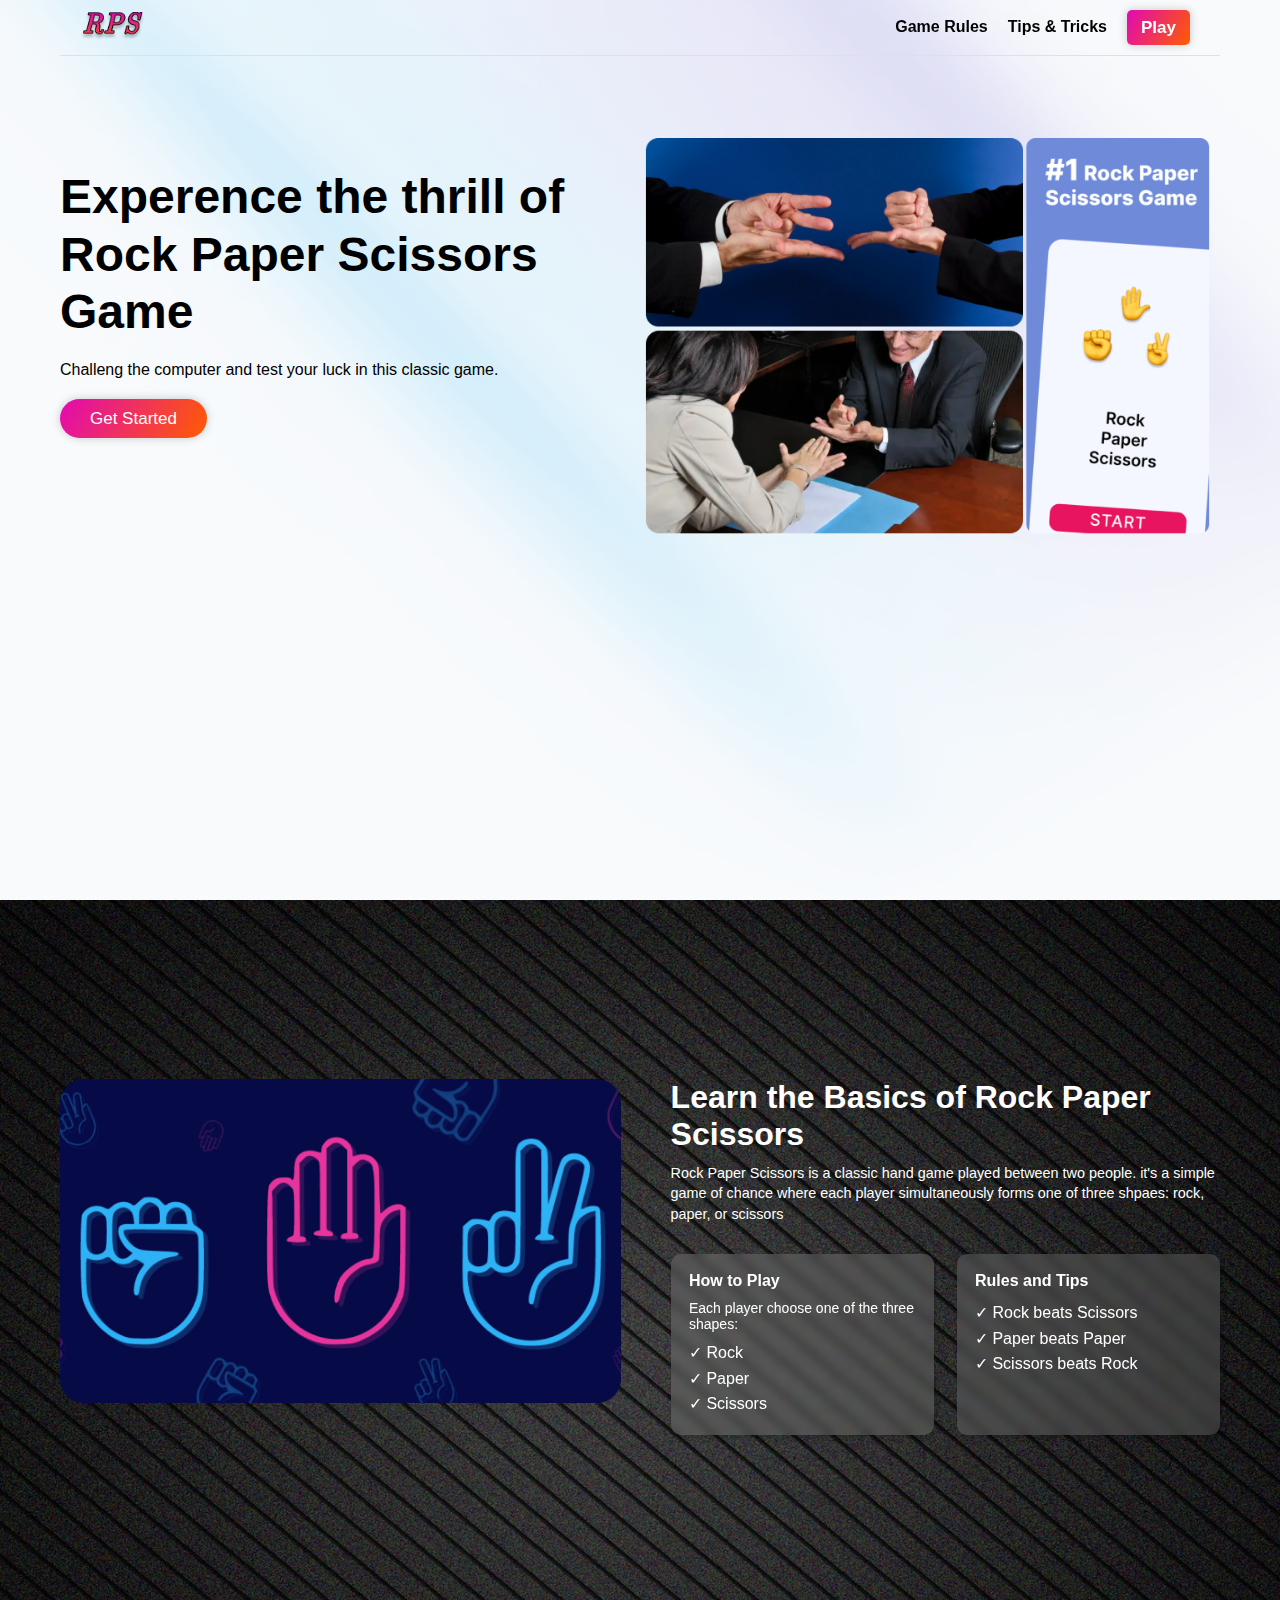
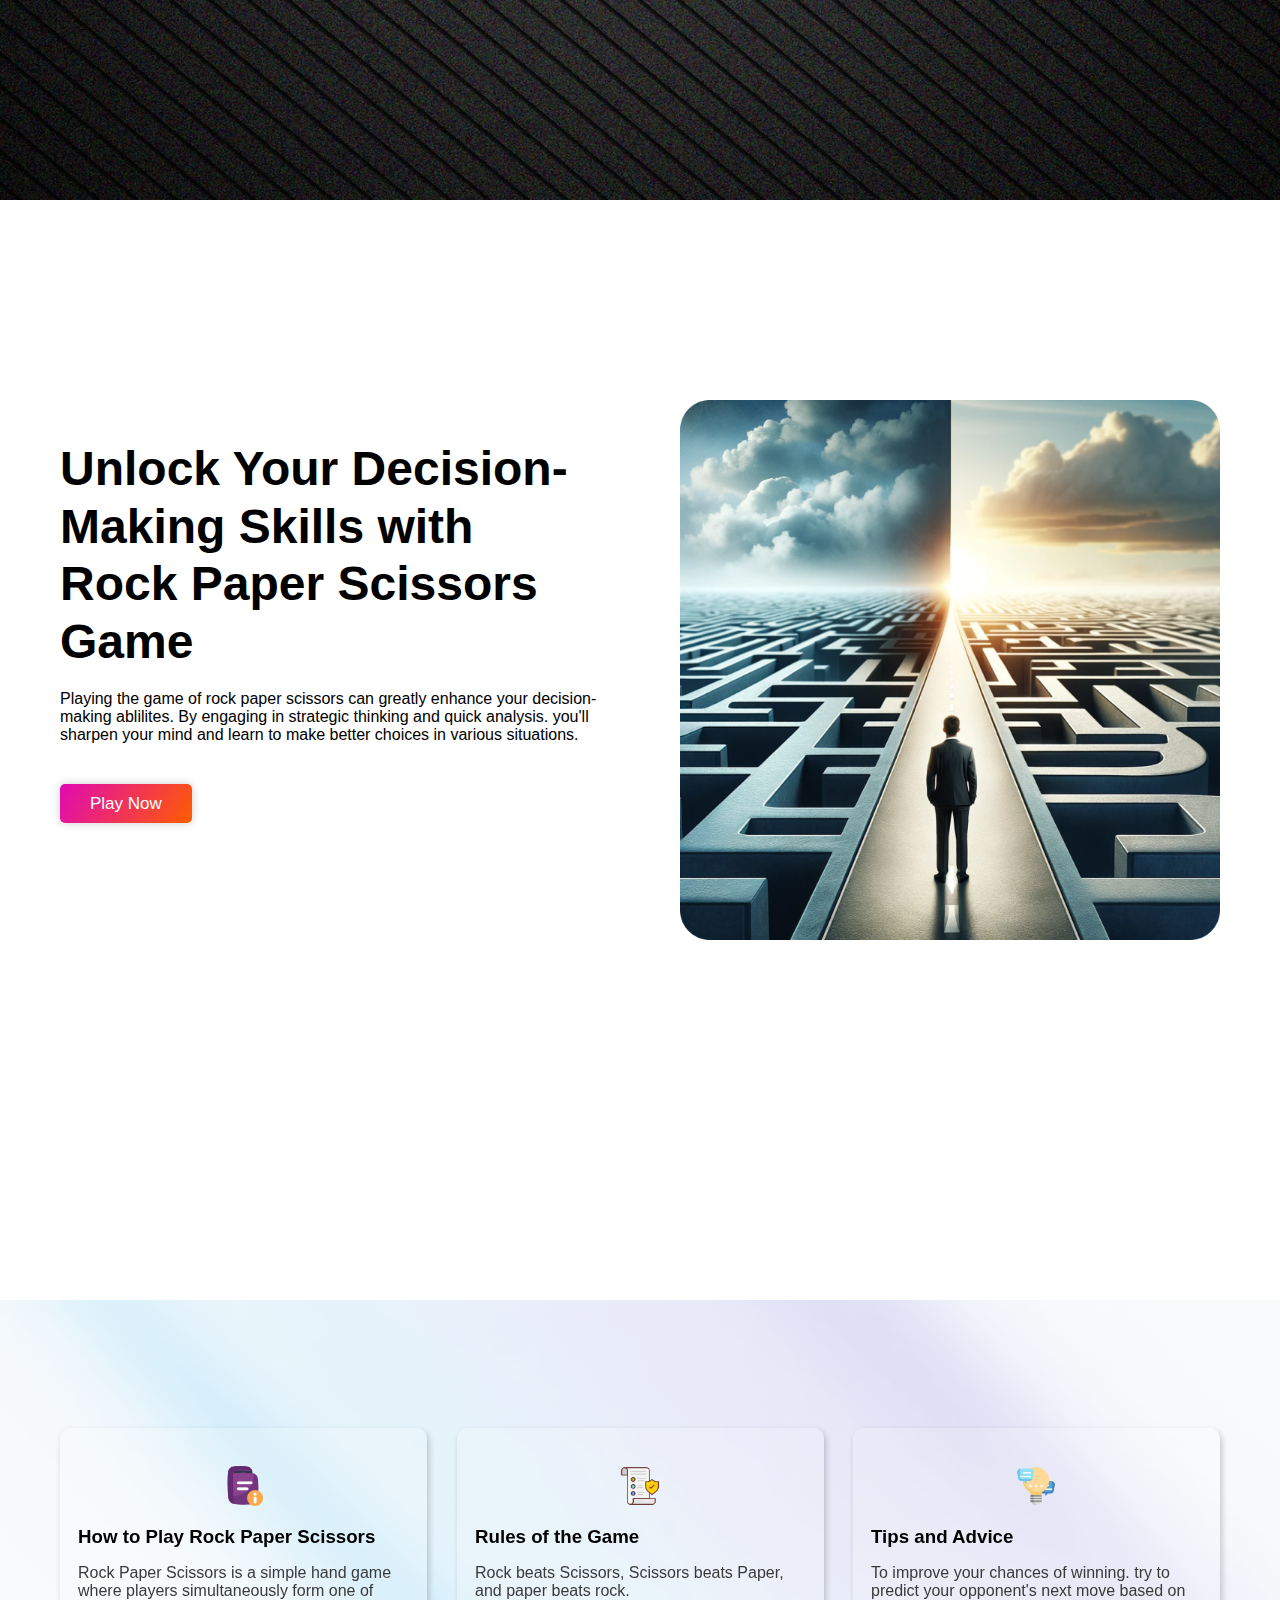
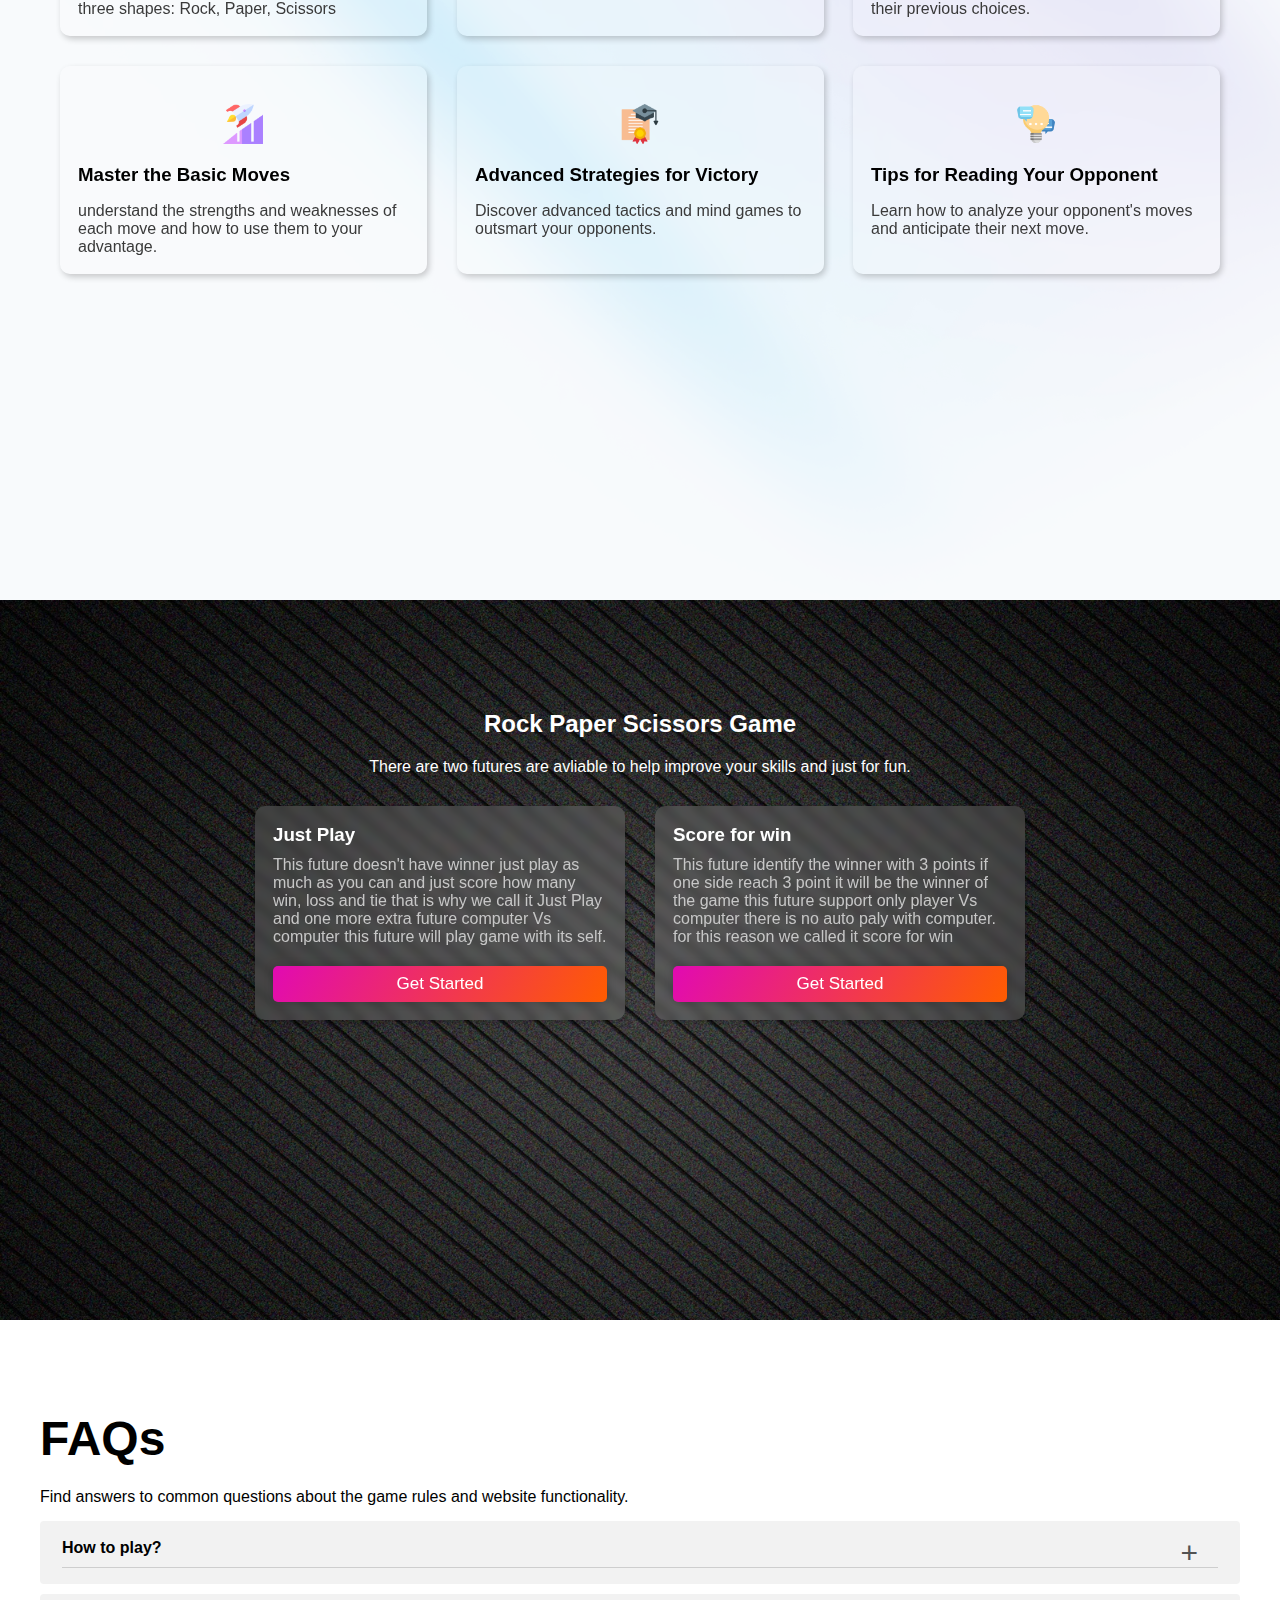
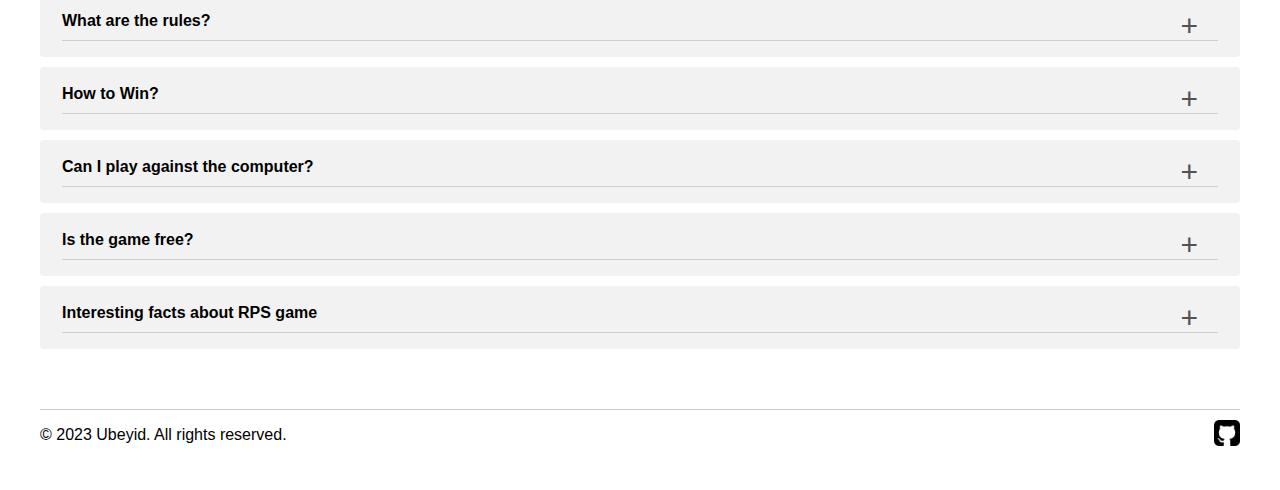
<file: index.html>
<!DOCTYPE html>
<html lang="en">

<head>
  <meta charset="UTF-8">
  <meta name="viewport" content="width=device-width, initial-scale=1.0">
  <title>Rock Paper Scissors Game</title>

  <link rel="stylesheet" href="./styles/general.css">
  <link rel="stylesheet" href="./styles/utility.css">
  <link rel="stylesheet" href="./styles/home.css">
  <link rel="icon" href="./icons/RPSlogo.png">
</head>

<body>
  <!-- header -->
  <header class="main-header ">
    <div class="container ">
      <div class="inner-header ">
        <div class="logo">
          <a href="index.html"><img src="icons/RPSlogo.png" alt="logo"></a>
        </div>
        <!-- nav links -->
        <nav>
          <ul>
            <li><a href="#game-rule">Game Rules</a></li>
            <li><a href="#rule">Tips & Tricks</a></li>
            <li><a href="#cta" class="btn btn-primary">Play</a></li>
          </ul>
        </nav>
        <!-- for mobile -->
        <div class="mobile-menu">
          <div class="js-mobile-btn">&#9776;</div>
        </div>
      </div>

      <div class="mobile-nav">
        <ul>
          <li class="link nav-link"><a href="#game-rule">Game Rules</a></li>
          <li class="link nav-link"><a href="#rule">Tips & Tricks</a></li>
          <li class="nav-link"><a href="#cta" class="btn btn-primary btn-block">Play</a></li>
        </ul>
      </div>
    </div>
  </header>
  <!-- hero -->
  <section class="hero">
    <div class="container flex">
      <div>
        <h1 class="text-xxl">
          Experence the thrill of Rock Paper Scissors Game
        </h1>
        <p>Challeng the computer and test your luck in this classic game.</p>
        <a href="#cta" class="btn btn-primary btn-lg btn-cercle">Get Started</a>
      </div>
      <div>
        <img src="./images/hero.png" alt="">
      </div>
    </div>
  </section>

  <!-- basics -->
  <section class="basics bg-dark" id="game-rule">
    <div class="container flex">
      <div class="basics-img">
        <img src="./images/basics.png">
      </div>
      <div>
        <h1 class="text xxl">
          Learn the Basics of Rock Paper Scissors
        </h1>
        <p class="text-sm">
          Rock Paper Scissors is a classic hand game played between two people. it's a simple game of chance where each
          player simultaneously forms one of three shpaes: rock, paper, or scissors
        </p>
        <div class="cards flex">
          <div class="card">
            <h4>How to Play</h4>
            <p>Each player choose one of the three shapes:</p>
            <ul>
              <li>&checkmark; Rock</li>
              <li>&checkmark; Paper</li>
              <li>&checkmark; Scissors</li>
            </ul>
          </div>
          <div class="card">
            <h4>Rules and Tips</h4>
            <ul>
              <li>&checkmark; Rock beats Scissors</li>
              <li>&checkmark; Paper beats Paper</li>
              <li>&checkmark; Scissors beats Rock</li>
            </ul>
          </div>
        </div>
      </div>
    </div>
  </section>

  <!-- futures -->
  <section class="futures">
    <div class="container flex">
      <div class="flex-1">
        <h1 class="text-xxl">
          Unlock Your Decision-Making Skills with Rock Paper Scissors Game
        </h1>
        <p>
          Playing the game of rock paper scissors can greatly enhance your decision-making ablilites. By engaging in
          strategic thinking and quick analysis. you'll sharpen your mind and learn to make better choices in various
          situations.
        </p>
        <a href="#cta" class="btn btn-primary btn-lg">Play Now</a>
      </div>
      <div class="flex-1">
        <img src="./images/unlock-decision.png" alt="">
      </div>
    </div>
  </section>

  <!-- rule sections -->
  <section class="rule" id="rule">
    <div class="container">
      <div class="cards">
        <div class="card">
          <div class="card-icon">
            <img src="./icons/guidebook.png">
          </div>
          <h3>
            How to Play Rock Paper Scissors
          </h3>
          <p>
            Rock Paper Scissors is a simple hand game where players simultaneously form one of three shapes: Rock,
            Paper, Scissors
          </p>
        </div>
        <div class="card">
          <div class="card-icon">
            <img src="./icons/002-corpora.png">
          </div>
          <h3>
            Rules of the Game
          </h3>
          <p>
            Rock beats Scissors, Scissors beats Paper, and paper beats rock.
          </p>
        </div>
        <div class="card">
          <div class="card-icon">
            <img src="./icons/advice.png">
          </div>
          <h3>
            Tips and Advice
          </h3>
          <p>
            To improve your chances of winning. try to predict your opponent's next move based on their previous
            choices.
          </p>
        </div>

        <div class="card">
          <div class="card-icon">
            <img src="./icons/advancement.png">
          </div>
          <h3>
            Master the Basic Moves
          </h3>
          <p>
            understand the strengths and weaknesses of each move and how to use them to your advantage.
          </p>
        </div>
        <div class="card">
          <div class="card-icon">
            <img src="./icons/certificate.png">
          </div>
          <h3>
            Advanced Strategies for Victory
          </h3>
          <p>
            Discover advanced tactics and mind games to outsmart your opponents.
          </p>
        </div>
        <div class="card">
          <div class="card-icon">
            <img src="./icons/advice.png">
          </div>
          <h3>
            Tips for Reading Your Opponent
          </h3>
          <p>
            Learn how to analyze your opponent's moves and anticipate their next move.
          </p>
        </div>

      </div>
    </div>
  </section>

  <!-- CTA -->
  <section class="cta" id="cta">
    <div class="container-sm">
      <h2 class="text-center">Rock Paper Scissors Game</h2>
      <p class="text-center">There are two futures are avliable to help improve your skills and just for fun.</p>
      <div class="cards">
        <div class="card">
          <h3>Just Play</h3>
          <p>This future doesn't have winner just play as much as you can and just score how many win, loss and tie that
            is why we call it Just Play and one more extra future computer Vs computer this future will play game with
            its self.</p>
          <a href="./pages/just-play.html" class="btn btn-primary btn-block">Get Started</a>
        </div>

        <div class="card">
          <h3>Score for win</h3>
          <p>This future identify the winner with 3 points if one side reach 3 point it will be the winner of the game
            this future support only player Vs computer there is no auto paly with computer. for this reason we called
            it score for win</p>
          <a href="./pages/score-for-win.html" class="btn btn-primary btn-block">Get Started</a>
        </div>
      </div>
    </div>
  </section>

  <!-- FAQ -->
  <section class="faq">
    <div class="container">
      <h1 class="text-xxl">
        FAQs
      </h1>
      <p>Find answers to common questions about the game rules and website functionality.</p>

      <div class="faq-group">
        <div class="faq-group-header">
          <h4>How to play?</h4>
          <div class="close-btn">&plus;</div>
        </div>
        <div class="faq-group-body">
          <p>To play the game, simply choose between rock, paper, or scissors. Rock beats paper and paper beats rock.
            The player with the winning choice scores a point.
          </p>
        </div>
      </div>

      <div class="faq-group">
        <div class="faq-group-header">
          <h4>What are the rules?</h4>
          <div class="close-btn">&plus;</div>
        </div>
        <div class="faq-group-body">
          <p>
            The rules of the game are simple. Each player selects one of the three options: rock, paper, scissors. The
            winner is determained based on the choices made. following the rule that rock beats scissors
          </p>
        </div>
      </div>

      <div class="faq-group">
        <div class="faq-group-header">
          <h4>How to Win?</h4>
          <div class="close-btn">&plus;</div>
        </div>
        <div class="faq-group-body">
          <p>
            To win the game yor need score more points than your opponent. Each time you win a round by choosing the
            winning option. you earn a point. The player with the highest score at the end of the game is the winner.
          </p>
          <p>
            If you want to win, you need to be a good psychologist to predict the next choice of your opponent. There
            are many strategies and different people have different patterns of behavoir.

          </p>
          <p>But if you follow this advice you will win in most cases. If your last choice was ...

            Rock, then choose Scissors in the next round
            ... Scissors, then choose Paper in the next round
            ... Paper, then choose Rock in the next round
            it will work only with not experienced players. The strategy is based on experiments of Zhejiang University
          </p>
        </div>
      </div>

      <div class="faq-group">
        <div class="faq-group-header">
          <h4>Can I play against the computer?</h4>
          <div class="close-btn">&plus;</div>
        </div>
        <div class="faq-group-body">
          <p>
            Yes, you can play against the computer. The computer will make its choice randomly providing a challenging
            opponent for you to test your skills against
          </p>
        </div>
      </div>

      <div class="faq-group">
        <div class="faq-group-header">
          <h4>Is the game free?</h4>
          <div class="close-btn">&plus;</div>
        </div>
        <div class="faq-group-body">
          <p>
            Yes. the game is completely free to play, Enjoy endless rounds of rock paper scissors without any cost.
          </p>
        </div>
      </div>

      <div class="faq-group">
        <div class="faq-group-header">
          <h4>Interesting facts about RPS game</h4>
          <div class="close-btn">&plus;</div>
        </div>
        <div class="faq-group-body">
          <p>
            Did you know that this game first appeared in China in the 17th century? Yes, it was not invented in Europe
            or America but in Asia. Europe started to play this game only in 19th century.
          </p>
          <p>
            Statistics say that people usually choose Scissors in the first round and Rock in the second.
          </p>
          <p>
            There is a robot developed in japan which wins with 100% chance. it analyzes movement of your hand muscles
            to predict which choice you'll show.
          </p>
        </div>
      </div>

    </div>
  </section>

  <!-- footer -->
  <footer>
    <div class="container">
      <div>&copy; 2023 Ubeyid. All rights reserved.</div>
      <a href="https://github.com/ubeyidah" target="_blank"><img class="github-link" src="./icons/github.png"
          alt="github"></a>
    </div>
  </footer>
  <script src="../scripts/vanilla-tilt.js"></script>
  <script src="./scripts/home.js"></script>
</body>

</html>
</file>
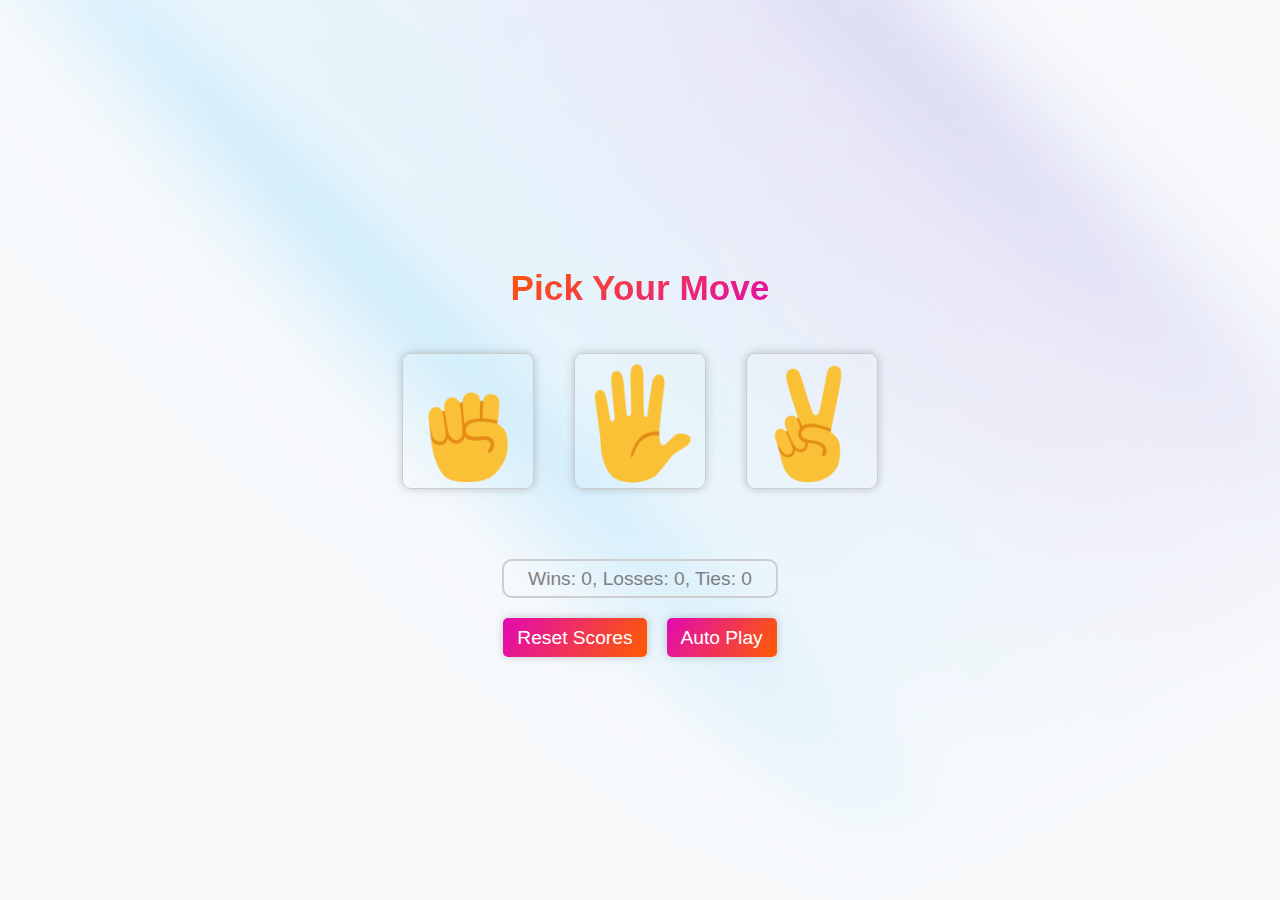
<file: pages/just-play.html>
<!DOCTYPE html>
<html lang="en">

<head>
  <meta charset="UTF-8">
  <meta name="viewport" content="width=device-width, initial-scale=1.0">
  <title>Rock Paper Scissors Game | play</title>

  <link rel="stylesheet" href="./../styles/general.css">
  <link rel="stylesheet" href="./../styles/utility.css">
  <link rel="stylesheet" href="./../styles/just-play.css">
  <link rel="icon" href="./../icons/RPSlogo.png">
</head>

<body>
  <!-- welcome screen -->
  <section class="welcome">
    <div class="app-box">
      <h3 class="text-xl text-center">Welcome Back</h3>
      <p>press "Continue" to continue with the previous scores</p>
      <p>press "new game" to reset scores </p>
      <a href="../index.html">Back to Home Page </a>
      <div class="buttons">
        <button class="js-continue btn btn-primary btn-lg">Continue</button>
        <button class="js-new-game btn btn-primary btn-lg">New Game</button>
      </div>
    </div>
  </section>
  <!-- game -->
  <section class="game">
    <div class="container-sm">
      <h1 class="text-xl text-center">Pick Your Move</h1>
      <div class="buttons">
        <button class="js-rock-btn btn-p">
          <img src="./../icons/rock-emoji.png">
        </button>
        <button class="js-paper-btn btn-p">
          <img src="./../icons/paper-emoji.png">
        </button>
        <button class="js-scissors-btn btn-p">
          <img src="./../icons/scissors-emoji.png">
        </button>
      </div>
      <p class="text-md js-move move"></p>
      <p class="text-md js-result"></p>
      <div class="js-scores score text-md">
        Win: 3, Losses: 0, Tie: 6
      </div>
      <div class="action-btn js-action-btns relative">
        <button class="btn btn-primary text-md js-reset-btn">Reset Scores</button>
        <button class="btn btn-primary text-md js-auto-play-btn">Auto Play</button>
        <div class="ask">
          <p>Are you sure do you want to reset?</p>
          <div>
            <button class="btn btn-dark js-no-btn">No</button>
            <button class="btn btn-blue js-yes-btn">Yes</button>
          </div>
        </div>
      </div>

    </div>
  </section>


  <script src="../scripts/just-play.js"></script>

</body>

</html>
</file>
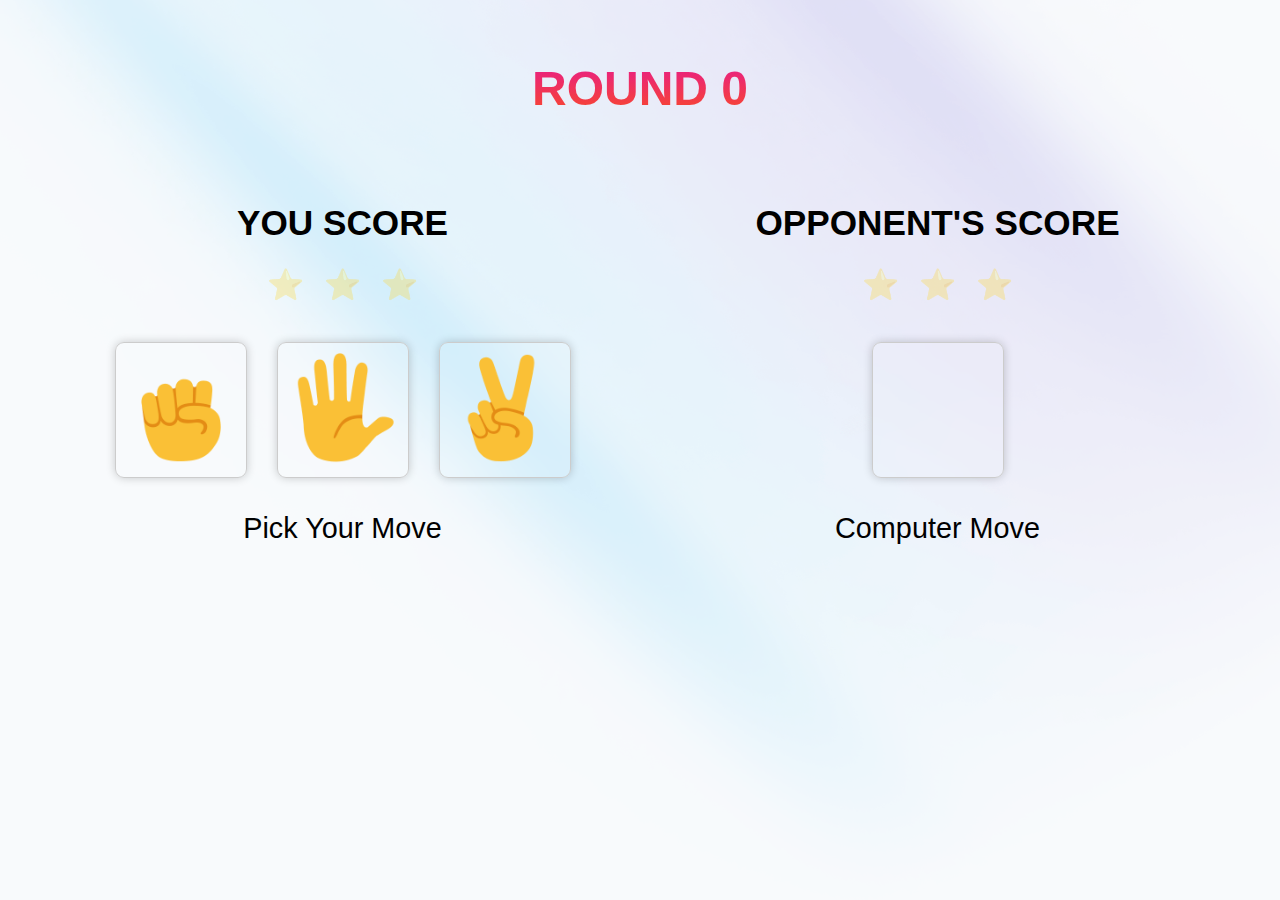
<file: pages/score-for-win.html>
<!DOCTYPE html>
<html lang="en">

<head>
  <meta charset="UTF-8">
  <meta name="viewport" content="width=device-width, initial-scale=1.0">
  <title>Rock Paper Scissors Game | play</title>

  <link rel="stylesheet" href="./../styles/general.css">
  <link rel="stylesheet" href="./../styles/utility.css">
  <link rel="stylesheet" href="./../styles/scor-for-win.css">
  <link rel="icon" href="./../icons/RPSlogo.png">
</head>

<body>
  <section class="game-bord">
    <div class="container">

      <h2 class="text-xxl text-center js-round-display">ROUND 0</h2>

      <div class="game-container">
        <div class="game-grid">
          <h1 class="text-xl">YOU SCORE</h1>
          <div class="scores">
            <div class="score js-player-score-display">⭐</div>
            <div class="score js-player-score-display">⭐</div>
            <div class="score js-player-score-display">⭐</div>
          </div>
          <div class="buttons">
            <button title="rock" class="js-rock-btn js-game-btns ">
              <img src="./../icons/rock-emoji.png" alt="rock">
            </button>
            <button title="paper" class="js-paper-btn js-game-btns">
              <img src="./../icons/paper-emoji.png" alt="paper">
            </button>
            <button title="scissorsprrr" class="js-scissors-btn js-game-btns">
              <img src="./../icons/scissors-emoji.png" alt="scissors">
            </button>
          </div>
          <h3 class="text-lg">Pick Your Move</h3>
        </div>

        <div class="game-grid">
          <h1 class="text-xl">OPPONENT'S SCORE</h1>
          <div class="scores">
            <div class="score  js-computer-score-display">⭐</div>
            <div class="score  js-computer-score-display">⭐</div>
            <div class="score  js-computer-score-display">⭐</div>
          </div>
          <div class="buttons">
            <button class="js-computer-move">
            </button>
          </div>
          <h3 class="text-lg">Computer Move</h3>
        </div>
      </div>
      <p class="text-lg text-center js-result"></p>

    </div>
  </section>

  <!-- game over section -->
  <section class="js-game-over-container game-over">
    <img src="./../icons/high-score.png" alt="high score">
    <h1 class=" js-score-ratio ratio"></h1>
    <h1 class="js-winner ratio"></h1>
    <button class="btn btn-primary btn-lg js-play-btn">PLAY AGAIN</button>
    <a href="./../index.html" class="text-sm ud">BACK TO HOME PAGE</a>
  </section>


  <script src="./../scripts/game.js"></script>

</body>

</html>
</file>
<file: styles/general.css>
* {
  padding: 0;
  margin: 0;
  box-sizing: border-box;
}

:root {
  --primary-color: rgba(225, 10, 178, 1);
  --secondary-color: rgba(255, 92, 0, 1);
  --dark: #ccc;
  --black-color: black;
  --white-color: white;
}

body {
  font-family: Arial, Helvetica, sans-serif;

}

html {
  scroll-behavior: smooth;
}

a {
  text-decoration: none;
}

ul,
li {
  list-style: none;
}

img {
  width: 100%;
}
</file>
<file: styles/utility.css>
/* containers */
.container {
  max-width: 1200px;
  padding: 0 20px;
  margin: 0 auto;
}

.container-sm {
  max-width: 800px;
  margin: 0 auto;
  padding: 0 15px;
}


/* rgba(225, 10, 178, 1)rgba(255, 92, 0, 1) */

/* buttons */
.btn {
  padding: 8px 14px;
  border: none;
  border-radius: 5px;
  cursor: pointer;
  box-shadow: 0 0 10px rgba(0, 0, 0, .2);
  text-align: center;
  font-size: 17px;
}

.btn-primary {
  background: linear-gradient(120deg, var(--primary-color), var(--secondary-color));
  color: white !important;
}

.btn-lg {
  padding: 10px 30px;
}

.btn-dark {
  background-color: rgb(0, 0, 0);
  color: white;
}

.btn-blue {
  background-color: rgb(0, 132, 255);
  color: white;
}

.btn-cercle {
  border-radius: 50px;
}

.btn-block {
  display: block;
  width: 100%;
}

.btn:hover {
  opacity: .8;
}

/* text */
.text-xxl {
  font-size: 3rem;
  line-height: 1.2;
  font-weight: bold;
  margin: 40px 0 20px;
}

.text-xl {
  font-size: 2.2rem;
  line-height: 1.4;
  font-weight: bold;
  margin: 30px 0 20px;
}

.text-lg {
  font-size: 1.8rem;
  line-height: 1.4;
  font-weight: normal;
  margin: 20px 0 20px;
}

.text-md {
  font-size: 1.2rem;
  line-height: 1.2;
  font-weight: normal;
  margin: 10px 0;
}

.text-sm {
  font-size: 0.9rem;
  line-height: 1.4;
  font-weight: normal;
  margin: 10px 0 5px;
}

.text-center {
  text-align: center;
}

.bg-primary {
  background: var(--primary-color);
  color: white;
}

.bg-light {
  background: var(--light-color);
  color: #333;
}

.bg-dark {
  background: #111111;
  color: white;
}

.bg-black {
  background: #000;
  color: white;
}

.flex {
  display: flex;
}

.card {
  padding: 18px;
  background-color: #ffffff26;
  border-radius: 10px;
  flex: 1;
  box-shadow: 2px 3px 6px rgba(0, 0, 0, .2);
  backdrop-filter: blur(4px);
  transition: rotate .6s;
}

.card:hover {
  box-shadow: 2px 3px 7px rgba(0, 0, 0, .3);
  rotate: 1deg;
}

.flex-1 {
  flex: 1;
}

.relative {
  position: relative;
}
</file>
<file: styles/home.css>
/* header */
.main-header {
  height: 56px;
  position: fixed;
  top: 0;
  left: 0;
  right: 0;
  z-index: 100;
}

/* use js applie */
.on-scroll {
  border-bottom: 1px solid rgb(220, 220, 220);
  background: #fff;
  box-shadow: 0 0 10px rgba(0, 0, 0, .1);
}

.main-header .inner-header {
  display: flex;
  align-items: center;
  justify-content: space-between;
  height: 56px;
  padding: 10px 20px;
  border-bottom: 1px solid rgb(224, 224, 224);
}

.main-header .inner-header .logo img {
  height: 28px;
}

.main-header nav ul {
  display: flex;
  gap: 20px;
  font-weight: bold;
}

.main-header nav ul li a {
  color: black;
  transition: .3s;

  &:hover {
    color: rgba(255, 92, 0, 1);
  }
}

.main-header nav ul li:last-child a {
  margin-right: 10px;
}

/* mobile */
.mobile-menu {
  font-size: 24px;
  display: none;
}

.mobile-menu div {
  width: 40px;
  height: 40px;
  border: 1px solid rgb(168, 167, 167);
  border-radius: 5px;
  cursor: pointer;
  display: flex;
  align-items: center;
  justify-content: center;
  user-select: none;
}

.mobile-menu div:hover {
  border-color: gray;
}

.mobile-menu div:active {
  border-color: rgb(19, 19, 19);
}

.mobile {
  height: 200px;
  transition: .3s;
}

.mobile-nav {
  display: none;
}

.mobile .mobile-nav {
  display: block;
}

.mobile-nav ul li {
  padding: 8px 0;
  text-align: center;
}

.mobile-nav ul .link {
  cursor: pointer;
  margin: 2px 0;
  border-radius: 4px;
}

.mobile-nav ul .link:active {
  background: rgba(215, 215, 215, 0.92);
}


/* hero */
.hero {
  height: 100vh;
  background: url(../images/beams-pricing.png) no-repeat;
  background-position: center;
  background-size: cover;
  padding: 10% 0;
  backdrop-filter: blur(10px);
}

.hero .container div {
  flex: 1;
}

.hero .container h1 {
  width: 90%;
}

.hero .container p {
  margin-bottom: 30px;
}

/* bascis section */
.basics {
  margin-bottom: 200px;
  padding: 100px;
  height: 100vh;
  background: url(../images/basics-bg.jpg) no-repeat;
  background-position: center;
  background-size: cover;
  padding: 14% 0;
}

.basics-img {
  margin-right: 50px;
}

.basics .cards {
  display: grid;
  grid-template-columns: 1fr 1fr;
  gap: 24px;
  margin-top: 30px;
}

.basics .cards .card h4 {
  margin-bottom: 10px;
}

.basics .cards .card p {
  font-size: 14px;
}

.basics .cards .card ul {
  margin-top: 8px;
  line-height: 1.6;
}

/* futures */
.futures {
  height: 100vh;
}

.futures .container {
  gap: 80px;
}

.futures p {
  margin-bottom: 50px;
}

/* rules */
.rule {
  padding: 10% 0;
  height: 100vh;
  background: url(../images/beams-pricing.png) no-repeat;
  background-position: center;
  background-size: cover;
}

.rule .cards {
  display: grid;
  grid-template-columns: 1fr 1fr 1fr;
  gap: 30px;
}

.card-icon {
  display: flex;
  align-items: center;
  justify-content: center;
  margin: 20px 0;
}

.card .card-icon img {
  height: 40px;
  width: 40px;
}

.rule .card h3 {
  margin-bottom: 16px;
}

.rule .card p {
  color: rgb(58, 58, 58);
}

/* cta */
.cta {
  height: 80vh;
  background: url(../images/basics-bg.jpg) no-repeat;
  background-size: cover;
  color: white;
  padding: 7% 0;
}

.cta .cards {
  display: grid;
  grid-template-columns: 1fr 1fr;
  gap: 30px;
  margin-top: 30px;
}

.cta h2 {
  margin: 20px;
}

.cta .cards .card p {
  margin: 10px 0;
  color: rgb(199, 199, 199);
}

.cta .cards:last-child .card a {
  margin-top: 20px;
}

/* FAQ */
.faq,
footer {
  padding: 0 30px;
}

.faq .container {
  padding: 50px 0;
}

.faq .container p {
  padding-bottom: 15px;
}

.faq .container .faq-group {
  background: #f2f2f2;
  padding: 8px 22px;
  margin-bottom: 10px;
  border-radius: 4px;
  cursor: pointer;
}

.faq .container .faq-group .faq-group-header {
  border-bottom: 1px solid rgb(206, 206, 206);
  margin-bottom: 8px;
  position: relative;
  padding: 10px 0;
}

.faq .container .faq-group .faq-group-header .close-btn {
  position: absolute;
  top: 5px;
  right: 10px;
  font-size: 30px;
  color: #525252;
  cursor: pointer;
  padding: 2px 10px;

  border-radius: 50%;
  transition: rotate .5s;

  &:hover {
    background-color: #e8e8e8;
  }
}

.faq .container .faq-group .faq-group-body {
  max-width: 90%;
  display: none;
  transition: display .5s;
}

/* javascript usable class */
.faq .container .faq-group-body.open {
  display: block;
}

.rotate-btn {
  rotate: 45deg;
}

/* footer */
footer .container {
  border-top: 1px solid #ccc;
  display: flex;
  align-items: center;
  justify-content: space-between;
  padding: 10px 0;
  margin-bottom: 30px;
}

footer .container .github-link {
  height: 26px;
  width: 26px;
}

/* media query */
@media(max-width: 1177px) {
  .text-xxl {
    font-size: 2.5rem;
  }

  .hero {
    padding-top: 20%;
  }
}

@media(max-width: 1000px) {
  .basics .container .cards {
    grid-template-columns: 1fr;
  }
}

@media(max-width:850px) {
  .main-header nav {
    display: none;
  }

  .mobile-menu {
    display: block;
  }

  .hero .container,
  .basics .container,
  .futures .container {
    flex-direction: column;
    align-items: center;
    justify-content: center;
  }

  .basics .container {
    flex-direction: column-reverse;
  }

  .rule .container .cards {
    grid-template-columns: 1fr 1fr;
  }

  .cta .cards {
    grid-template-columns: 1fr;
  }

  .faq,
  footer {
    padding: 0 20px;
  }

  .hero h1,
  .hero p {
    text-align: center;
  }

  .hero .container .btn {
    margin: 0 auto;
    display: block;
    max-width: 300px;
    margin-bottom: 40px;
  }

  .basics,
  .futures,
  .rule,
  .cta,
  .hero {
    padding: 30px 0;
    margin: 0;
    height: unset;
  }

  .rule {
    padding: 30px 40px;
  }

  .basics .basics-img {
    display: block;
    margin: 0 auto;
    margin-top: 22px;
  }

  .futures h1 {
    text-align: center;
  }

  .futures p {
    margin-bottom: 20px;
  }

  .futures .container .btn {
    display: block;
    max-width: 200px;
    margin: 0 auto;
    border-radius: 40px;
  }

  .futures .container {
    gap: 30px;
  }

  .basics .container .cards {
    grid-template-columns: 1fr 1fr;
  }
}

@media(max-width: 660px) {
  .rule .container .cards {
    grid-template-columns: 1fr;
  }
}


@media(max-width: 500px) {
  .rule {
    padding: 30px 0px;
  }

  .text-xxl {
    font-size: 1.86rem;
  }

  .rule .container .cards,
  .basics .container .cards {
    grid-template-columns: 1fr;
  }
}
</file>
<file: styles/just-play.css>
.game {
  background: url(../images/beams-pricing.png) no-repeat;
  background-size: cover;
  background-position: center;
  height: 100vh;
  overflow: hidden;
}

.game h1 {
  background: -webkit-linear-gradient(120deg, rgba(225, 10, 178, 1), rgba(255, 92, 0, 1));
  -webkit-background-clip: text;
  -webkit-text-fill-color: transparent;
  margin-bottom: 40px;
}

.game .container-sm {
  display: flex;
  align-items: center;
  justify-content: center;
  flex-direction: column;
  height: inherit;
}

.game .buttons {
  display: flex;
  gap: 40px;
}

.btn-p img {
  height: 120px;
}

.buttons .btn-p {
  border: 1px solid #ccc;
  padding: 10px;
  border-radius: 9px;
  backdrop-filter: blur(10px);
  cursor: pointer;
  background-color: transparent;
  box-shadow: 0 0 10px rgba(0, 0, 0, .2);
  width: 132px;
  height: 136px;
}

.score {
  display: flex;
  align-items: center;
  padding: 6px 24px;
  border: 2px solid rgb(206, 206, 206);
  border-radius: 10px;
  color: gray;
}

.action-btn {
  display: flex;
  gap: 20px;
}

.move {
  margin-top: 30px;
}

.move img {
  height: 30px;
  width: 30px;
}

.ask {
  display: none;
  align-items: center;
  justify-content: space-between;
  gap: 20px;
  background-color: rgba(218, 218, 218, 0.716);
  padding: 14px;
  border-radius: 6px;
  backdrop-filter: blur(10px);
  position: absolute;
  left: -40%;
  width: 500px;
  text-wrap: nowrap;

}

.is-asking {
  display: flex;
}

.ask div {
  display: flex;
  gap: 20px;
}

/* welcome screen */
.welcome {
  position: fixed;
  top: 0;
  left: 0;
  right: 0;
  height: 100vh;
  display: none;
  align-items: center;
  justify-content: center;
  z-index: 400;
  background: #000000e3;
  padding: 0 20px;
}

.is-new {
  display: flex;
}

.app-box {
  background-color: white;
  padding: 50px 70px;
  border-radius: 16px;
  box-shadow: 0 0 3px rgba(0, 0, 0, .2);
}

.app-box h3 {
  margin-bottom: 20px;
}

.app-box p {
  color: rgb(54, 54, 54);
  margin-bottom: 7px;
}

.app-box .buttons {
  margin-top: 30px;
}

.app-box .buttons button:last-child {
  margin-left: 50px;
}

@media (max-width: 550px) {
  .welcome .app-box .buttons {
    display: flex;
    flex-direction: column;
  }

  .app-box .buttons button:last-child {
    margin-left: 0px;
  }

  .app-box .buttons button {
    margin-top: 6px;
  }

  .app-box h3 {
    font-size: 30px;
  }

  .app-box {
    padding: 40px 30px;
  }

  .app-box p {
    font-size: 15px;
  }
}

@media(max-width: 500px) {
  .game .container-sm .buttons {
    flex-direction: column;
    gap: 10px;
  }

  .game h1 {
    font-size: 30px;
    margin-bottom: 12px;
  }
}
</file>
<file: styles/scor-for-win.css>
/* game borde */

.game-bord {
  background: url(../images/beams-pricing.png) no-repeat;
  background-size: cover;
  background-position: center;
  height: 100vh;
  overflow: hidden;
}

.game-bord .container h2 {
  background: -webkit-linear-gradient(rgba(225, 10, 178, 1), rgba(255, 92, 0, 1));
  -webkit-background-clip: text;
  -webkit-text-fill-color: transparent;
  padding: 20px;
}

.game-bord .container .game-container {
  display: flex;
  margin-top: 30px;
  gap: 30px;
}

.game-bord .container .game-container .game-grid {
  display: flex;
  align-items: center;
  justify-content: center;
  flex-direction: column;
  flex: 1;
}

.scores {
  display: flex;
  font-size: 30px;
  gap: 20px;
}

.scores .score {
  opacity: .3;
}

.game-bord .buttons {
  display: flex;
  flex-direction: row;
  gap: 30px;
  margin-top: 40px;
}

.game-bord .buttons button {
  border: 1px solid #ccc;
  padding: 10px;
  border-radius: 9px;
  backdrop-filter: blur(10px);
  cursor: pointer;
  background-color: transparent;
  box-shadow: 0 0 10px rgba(0, 0, 0, .2);
  width: 132px;
  height: 136px;
}

.game-bord .buttons button img {
  height: 110px;
}

.game-bord .game-grid h3 {
  margin-top: 30px;
}

.game-bord .container p {
  margin-top: 40px;
}

.game-bord .container .scores .rate {
  opacity: 1;
  text-shadow: 2px 2px 6px rgba(0, 0, 0, .3);
}

.game-bord .container .buttons .active-btn {
  border-color: rgba(225, 10, 178, 1);
}

/* game over */
.game-over {
  display: none;
  align-items: center;
  justify-content: center;
  flex-direction: column;
  gap: 26px;
  position: fixed;
  top: 0;
  left: 0;
  height: 100vh;
  right: 0;
  background: url(../images/beams-pricing.png) no-repeat;
  background-position: center;
  background-size: cover;
}

.is-game-over {
  display: flex;
}

.game-over img {
  height: 120px;
  width: 120px;
}

.ratio {
  font-family: cursive;
  font-size: 30px;
}

.ud {
  text-decoration: underline;
  font-size: 16px;
}

@media (max-width: 940px) {
  .game-bord .container .game-container {
    flex-direction: column-reverse;
  }

  .game-bord .container h2 {
    font-size: 30px;
    margin: 0;
    padding: 0;
    margin-top: 15px;
  }

  .game-bord .container .game-grid h1 {
    font-size: 28px;
    margin: 0;
  }

  .game-bord .container .game-grid h3 {
    font-size: 20px;
    margin: 8px 0;
  }

  .game-bord .container .buttons {
    scale: .7;
    margin-top: 10px;
  }
}
</file>
